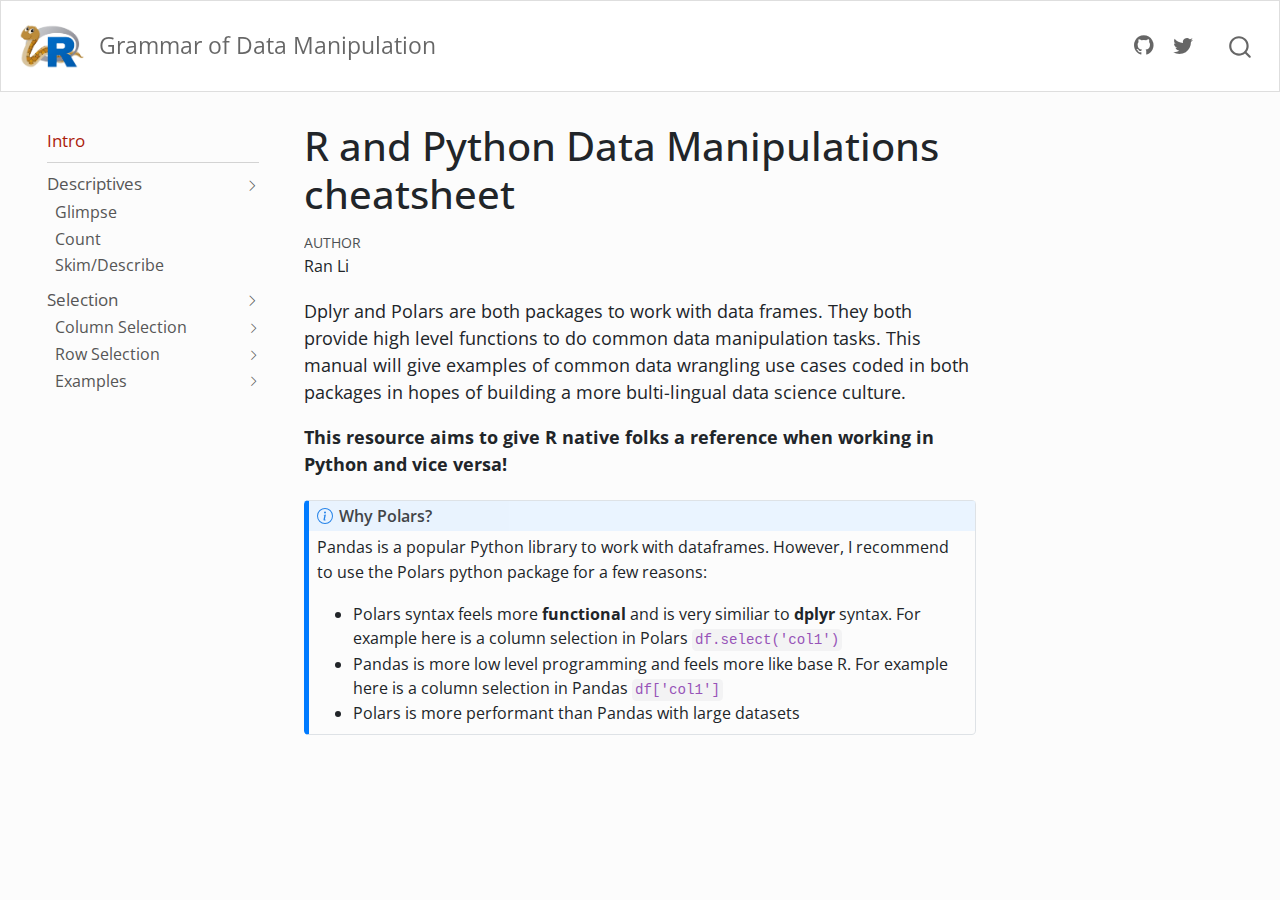
<file: index.html>
<!DOCTYPE html>
<html xmlns="http://www.w3.org/1999/xhtml" lang="en" xml:lang="en"><head>

<meta charset="utf-8">
<meta name="generator" content="quarto-1.2.241">

<meta name="viewport" content="width=device-width, initial-scale=1.0, user-scalable=yes">

<meta name="author" content="Ran Li">

<title>Grammar of Data Manipulation - R and Python Data Manipulations cheatsheet</title>
<style>
code{white-space: pre-wrap;}
span.smallcaps{font-variant: small-caps;}
div.columns{display: flex; gap: min(4vw, 1.5em);}
div.column{flex: auto; overflow-x: auto;}
div.hanging-indent{margin-left: 1.5em; text-indent: -1.5em;}
ul.task-list{list-style: none;}
ul.task-list li input[type="checkbox"] {
  width: 0.8em;
  margin: 0 0.8em 0.2em -1.6em;
  vertical-align: middle;
}
</style>


<script src="site_libs/quarto-nav/quarto-nav.js"></script>
<script src="site_libs/quarto-nav/headroom.min.js"></script>
<script src="site_libs/clipboard/clipboard.min.js"></script>
<script src="site_libs/quarto-search/autocomplete.umd.js"></script>
<script src="site_libs/quarto-search/fuse.min.js"></script>
<script src="site_libs/quarto-search/quarto-search.js"></script>
<meta name="quarto:offset" content="./">
<script src="site_libs/quarto-html/quarto.js"></script>
<script src="site_libs/quarto-html/popper.min.js"></script>
<script src="site_libs/quarto-html/tippy.umd.min.js"></script>
<script src="site_libs/quarto-html/anchor.min.js"></script>
<link href="site_libs/quarto-html/tippy.css" rel="stylesheet">
<link href="site_libs/quarto-html/quarto-syntax-highlighting.css" rel="stylesheet" id="quarto-text-highlighting-styles">
<script src="site_libs/bootstrap/bootstrap.min.js"></script>
<link href="site_libs/bootstrap/bootstrap-icons.css" rel="stylesheet">
<link href="site_libs/bootstrap/bootstrap.min.css" rel="stylesheet" id="quarto-bootstrap" data-mode="light">
<script id="quarto-search-options" type="application/json">{
  "location": "navbar",
  "copy-button": false,
  "collapse-after": 3,
  "panel-placement": "end",
  "type": "overlay",
  "limit": 20,
  "language": {
    "search-no-results-text": "No results",
    "search-matching-documents-text": "matching documents",
    "search-copy-link-title": "Copy link to search",
    "search-hide-matches-text": "Hide additional matches",
    "search-more-match-text": "more match in this document",
    "search-more-matches-text": "more matches in this document",
    "search-clear-button-title": "Clear",
    "search-detached-cancel-button-title": "Cancel",
    "search-submit-button-title": "Submit"
  }
}</script>


<link rel="stylesheet" href="styles.css">
</head>

<body class="nav-sidebar floating nav-fixed">

<div id="quarto-search-results"></div>
  <header id="quarto-header" class="headroom fixed-top">
    <nav class="navbar navbar-expand-lg navbar-dark ">
      <div class="navbar-container container-fluid">
      <div class="navbar-brand-container">
    <a href="./index.html" class="navbar-brand navbar-brand-logo">
    <img src="./logo.png" alt="" class="navbar-logo">
    </a>
    <a class="navbar-brand" href="./index.html">
    <span class="navbar-title">Grammar of Data Manipulation</span>
    </a>
  </div>
          <button class="navbar-toggler" type="button" data-bs-toggle="collapse" data-bs-target="#navbarCollapse" aria-controls="navbarCollapse" aria-expanded="false" aria-label="Toggle navigation" onclick="if (window.quartoToggleHeadroom) { window.quartoToggleHeadroom(); }">
  <span class="navbar-toggler-icon"></span>
</button>
          <div class="collapse navbar-collapse" id="navbarCollapse">
            <ul class="navbar-nav navbar-nav-scroll ms-auto">
  <li class="nav-item compact">
    <a class="nav-link" href="https://github.com/"><i class="bi bi-github" role="img">
</i> 
 <span class="menu-text"></span></a>
  </li>  
  <li class="nav-item compact">
    <a class="nav-link" href="https://twitter.com"><i class="bi bi-twitter" role="img">
</i> 
 <span class="menu-text"></span></a>
  </li>  
</ul>
              <div id="quarto-search" class="" title="Search"></div>
          </div> <!-- /navcollapse -->
      </div> <!-- /container-fluid -->
    </nav>
  <nav class="quarto-secondary-nav" data-bs-toggle="collapse" data-bs-target="#quarto-sidebar" aria-controls="quarto-sidebar" aria-expanded="false" aria-label="Toggle sidebar navigation" onclick="if (window.quartoToggleHeadroom) { window.quartoToggleHeadroom(); }">
    <div class="container-fluid d-flex justify-content-between">
      <h1 class="quarto-secondary-nav-title">R and Python Data Manipulations cheatsheet</h1>
      <button type="button" class="quarto-btn-toggle btn" aria-label="Show secondary navigation">
        <i class="bi bi-chevron-right"></i>
      </button>
    </div>
  </nav>
</header>
<!-- content -->
<div id="quarto-content" class="quarto-container page-columns page-rows-contents page-layout-article page-navbar">
<!-- sidebar -->
  <nav id="quarto-sidebar" class="sidebar collapse sidebar-navigation floating overflow-auto">
    <div class="sidebar-menu-container"> 
    <ul class="list-unstyled mt-1">
        <li class="sidebar-item">
  <div class="sidebar-item-container"> 
  <a href="./index.html" class="sidebar-item-text sidebar-link active">Intro</a>
  </div>
</li>
        <li class="px-0"><hr class="sidebar-divider hi "></li>
        <li class="sidebar-item sidebar-item-section">
      <div class="sidebar-item-container"> 
            <a class="sidebar-item-text sidebar-link text-start" data-bs-toggle="collapse" data-bs-target="#quarto-sidebar-section-1" aria-expanded="true">Descriptives</a>
          <a class="sidebar-item-toggle text-start" data-bs-toggle="collapse" data-bs-target="#quarto-sidebar-section-1" aria-expanded="true">
            <i class="bi bi-chevron-right ms-2"></i>
          </a> 
      </div>
      <ul id="quarto-sidebar-section-1" class="collapse list-unstyled sidebar-section depth1 show">  
          <li class="sidebar-item">
  <div class="sidebar-item-container"> 
  <a href="./manual/descriptives-glimpse.html" class="sidebar-item-text sidebar-link">Glimpse</a>
  </div>
</li>
          <li class="sidebar-item">
  <div class="sidebar-item-container"> 
  <a href="./manual/descriptives-count.html" class="sidebar-item-text sidebar-link">Count</a>
  </div>
</li>
          <li class="sidebar-item">
  <div class="sidebar-item-container"> 
  <a href="./manual/descriptives-describe.html" class="sidebar-item-text sidebar-link">Skim/Describe</a>
  </div>
</li>
      </ul>
  </li>
        <li class="sidebar-item sidebar-item-section">
      <div class="sidebar-item-container"> 
            <a class="sidebar-item-text sidebar-link text-start" data-bs-toggle="collapse" data-bs-target="#quarto-sidebar-section-2" aria-expanded="true">Selection</a>
          <a class="sidebar-item-toggle text-start" data-bs-toggle="collapse" data-bs-target="#quarto-sidebar-section-2" aria-expanded="true">
            <i class="bi bi-chevron-right ms-2"></i>
          </a> 
      </div>
      <ul id="quarto-sidebar-section-2" class="collapse list-unstyled sidebar-section depth1 show">  
          <li class="sidebar-item sidebar-item-section">
      <div class="sidebar-item-container"> 
            <a class="sidebar-item-text sidebar-link text-start collapsed" data-bs-toggle="collapse" data-bs-target="#quarto-sidebar-section-3" aria-expanded="false">Column Selection</a>
          <a class="sidebar-item-toggle text-start collapsed" data-bs-toggle="collapse" data-bs-target="#quarto-sidebar-section-3" aria-expanded="false">
            <i class="bi bi-chevron-right ms-2"></i>
          </a> 
      </div>
      <ul id="quarto-sidebar-section-3" class="collapse list-unstyled sidebar-section depth2 ">  
          <li class="sidebar-item">
  <div class="sidebar-item-container"> 
  <a href="./manual/column-selection-name.html" class="sidebar-item-text sidebar-link">1 By name</a>
  </div>
</li>
          <li class="sidebar-item">
  <div class="sidebar-item-container"> 
  <a href="./manual/column-selection-exclusion.html" class="sidebar-item-text sidebar-link">2 Exclusions</a>
  </div>
</li>
          <li class="sidebar-item">
  <div class="sidebar-item-container"> 
  <a href="./manual/column-selection-types.html" class="sidebar-item-text sidebar-link">3 Data Types</a>
  </div>
</li>
          <li class="sidebar-item">
  <div class="sidebar-item-container"> 
  <a href="./manual/column-selection-patterns.html" class="sidebar-item-text sidebar-link">4 Name Patterns</a>
  </div>
</li>
      </ul>
  </li>
          <li class="sidebar-item sidebar-item-section">
      <div class="sidebar-item-container"> 
            <a class="sidebar-item-text sidebar-link text-start collapsed" data-bs-toggle="collapse" data-bs-target="#quarto-sidebar-section-4" aria-expanded="false">Row Selection</a>
          <a class="sidebar-item-toggle text-start collapsed" data-bs-toggle="collapse" data-bs-target="#quarto-sidebar-section-4" aria-expanded="false">
            <i class="bi bi-chevron-right ms-2"></i>
          </a> 
      </div>
      <ul id="quarto-sidebar-section-4" class="collapse list-unstyled sidebar-section depth2 ">  
          <li class="sidebar-item">
  <div class="sidebar-item-container"> 
  <a href="./manual/row-selection-filter.html" class="sidebar-item-text sidebar-link">5 Filter</a>
  </div>
</li>
          <li class="sidebar-item">
  <div class="sidebar-item-container"> 
  <a href="./manual/row-selection-filter-multiple.html" class="sidebar-item-text sidebar-link">6 Multiple conditions</a>
  </div>
</li>
      </ul>
  </li>
          <li class="sidebar-item sidebar-item-section">
      <div class="sidebar-item-container"> 
            <a class="sidebar-item-text sidebar-link text-start collapsed" data-bs-toggle="collapse" data-bs-target="#quarto-sidebar-section-5" aria-expanded="false">Examples</a>
          <a class="sidebar-item-toggle text-start collapsed" data-bs-toggle="collapse" data-bs-target="#quarto-sidebar-section-5" aria-expanded="false">
            <i class="bi bi-chevron-right ms-2"></i>
          </a> 
      </div>
      <ul id="quarto-sidebar-section-5" class="collapse list-unstyled sidebar-section depth2 ">  
          <li class="sidebar-item">
  <div class="sidebar-item-container"> 
  <a href="./manual/selection-example-pokemon.qmd" class="sidebar-item-text sidebar-link">7 Pokemon</a>
  </div>
</li>
          <li class="sidebar-item">
  <div class="sidebar-item-container"> 
  <a href="./manual/selection-example-census.qmd" class="sidebar-item-text sidebar-link">8 Census Data</a>
  </div>
</li>
      </ul>
  </li>
      </ul>
  </li>
    </ul>
    </div>
</nav>
<!-- margin-sidebar -->
    <div id="quarto-margin-sidebar" class="sidebar margin-sidebar">
        
    </div>
<!-- main -->
<main class="content" id="quarto-document-content">

<header id="title-block-header" class="quarto-title-block default">
<div class="quarto-title">
<h1 class="title d-none d-lg-block">R and Python Data Manipulations cheatsheet</h1>
</div>



<div class="quarto-title-meta">

    <div>
    <div class="quarto-title-meta-heading">Author</div>
    <div class="quarto-title-meta-contents">
             <p>Ran Li </p>
          </div>
  </div>
    
  
    
  </div>
  

</header>

<p>Dplyr and Polars are both packages to work with data frames. They both provide high level functions to do common data manipulation tasks. This manual will give examples of common data wrangling use cases coded in both packages in hopes of building a more bulti-lingual data science culture.</p>
<p><strong>This resource aims to give R native folks a reference when working in Python and vice versa!</strong></p>
<div class="callout-note callout callout-style-default callout-captioned">
<div class="callout-header d-flex align-content-center">
<div class="callout-icon-container">
<i class="callout-icon"></i>
</div>
<div class="callout-caption-container flex-fill">
Why Polars?
</div>
</div>
<div class="callout-body-container callout-body">
<p>Pandas is a popular Python library to work with dataframes. However, I recommend to use the Polars python package for a few reasons:</p>
<ul>
<li>Polars syntax feels more <strong>functional</strong> and is very similiar to <strong>dplyr</strong> syntax. For example here is a column selection in Polars <code>df.select('col1')</code></li>
<li>Pandas is more low level programming and feels more like base R. For example here is a column selection in Pandas <code>df['col1']</code></li>
<li>Polars is more performant than Pandas with large datasets</li>
</ul>
</div>
</div>



</main> <!-- /main -->
<script id="quarto-html-after-body" type="application/javascript">
window.document.addEventListener("DOMContentLoaded", function (event) {
  const toggleBodyColorMode = (bsSheetEl) => {
    const mode = bsSheetEl.getAttribute("data-mode");
    const bodyEl = window.document.querySelector("body");
    if (mode === "dark") {
      bodyEl.classList.add("quarto-dark");
      bodyEl.classList.remove("quarto-light");
    } else {
      bodyEl.classList.add("quarto-light");
      bodyEl.classList.remove("quarto-dark");
    }
  }
  const toggleBodyColorPrimary = () => {
    const bsSheetEl = window.document.querySelector("link#quarto-bootstrap");
    if (bsSheetEl) {
      toggleBodyColorMode(bsSheetEl);
    }
  }
  toggleBodyColorPrimary();  
  const icon = "";
  const anchorJS = new window.AnchorJS();
  anchorJS.options = {
    placement: 'right',
    icon: icon
  };
  anchorJS.add('.anchored');
  const clipboard = new window.ClipboardJS('.code-copy-button', {
    target: function(trigger) {
      return trigger.previousElementSibling;
    }
  });
  clipboard.on('success', function(e) {
    // button target
    const button = e.trigger;
    // don't keep focus
    button.blur();
    // flash "checked"
    button.classList.add('code-copy-button-checked');
    var currentTitle = button.getAttribute("title");
    button.setAttribute("title", "Copied!");
    let tooltip;
    if (window.bootstrap) {
      button.setAttribute("data-bs-toggle", "tooltip");
      button.setAttribute("data-bs-placement", "left");
      button.setAttribute("data-bs-title", "Copied!");
      tooltip = new bootstrap.Tooltip(button, 
        { trigger: "manual", 
          customClass: "code-copy-button-tooltip",
          offset: [0, -8]});
      tooltip.show();    
    }
    setTimeout(function() {
      if (tooltip) {
        tooltip.hide();
        button.removeAttribute("data-bs-title");
        button.removeAttribute("data-bs-toggle");
        button.removeAttribute("data-bs-placement");
      }
      button.setAttribute("title", currentTitle);
      button.classList.remove('code-copy-button-checked');
    }, 1000);
    // clear code selection
    e.clearSelection();
  });
  function tippyHover(el, contentFn) {
    const config = {
      allowHTML: true,
      content: contentFn,
      maxWidth: 500,
      delay: 100,
      arrow: false,
      appendTo: function(el) {
          return el.parentElement;
      },
      interactive: true,
      interactiveBorder: 10,
      theme: 'quarto',
      placement: 'bottom-start'
    };
    window.tippy(el, config); 
  }
  const noterefs = window.document.querySelectorAll('a[role="doc-noteref"]');
  for (var i=0; i<noterefs.length; i++) {
    const ref = noterefs[i];
    tippyHover(ref, function() {
      // use id or data attribute instead here
      let href = ref.getAttribute('data-footnote-href') || ref.getAttribute('href');
      try { href = new URL(href).hash; } catch {}
      const id = href.replace(/^#\/?/, "");
      const note = window.document.getElementById(id);
      return note.innerHTML;
    });
  }
  const findCites = (el) => {
    const parentEl = el.parentElement;
    if (parentEl) {
      const cites = parentEl.dataset.cites;
      if (cites) {
        return {
          el,
          cites: cites.split(' ')
        };
      } else {
        return findCites(el.parentElement)
      }
    } else {
      return undefined;
    }
  };
  var bibliorefs = window.document.querySelectorAll('a[role="doc-biblioref"]');
  for (var i=0; i<bibliorefs.length; i++) {
    const ref = bibliorefs[i];
    const citeInfo = findCites(ref);
    if (citeInfo) {
      tippyHover(citeInfo.el, function() {
        var popup = window.document.createElement('div');
        citeInfo.cites.forEach(function(cite) {
          var citeDiv = window.document.createElement('div');
          citeDiv.classList.add('hanging-indent');
          citeDiv.classList.add('csl-entry');
          var biblioDiv = window.document.getElementById('ref-' + cite);
          if (biblioDiv) {
            citeDiv.innerHTML = biblioDiv.innerHTML;
          }
          popup.appendChild(citeDiv);
        });
        return popup.innerHTML;
      });
    }
  }
});
</script>
</div> <!-- /content -->



</body></html>
</file>
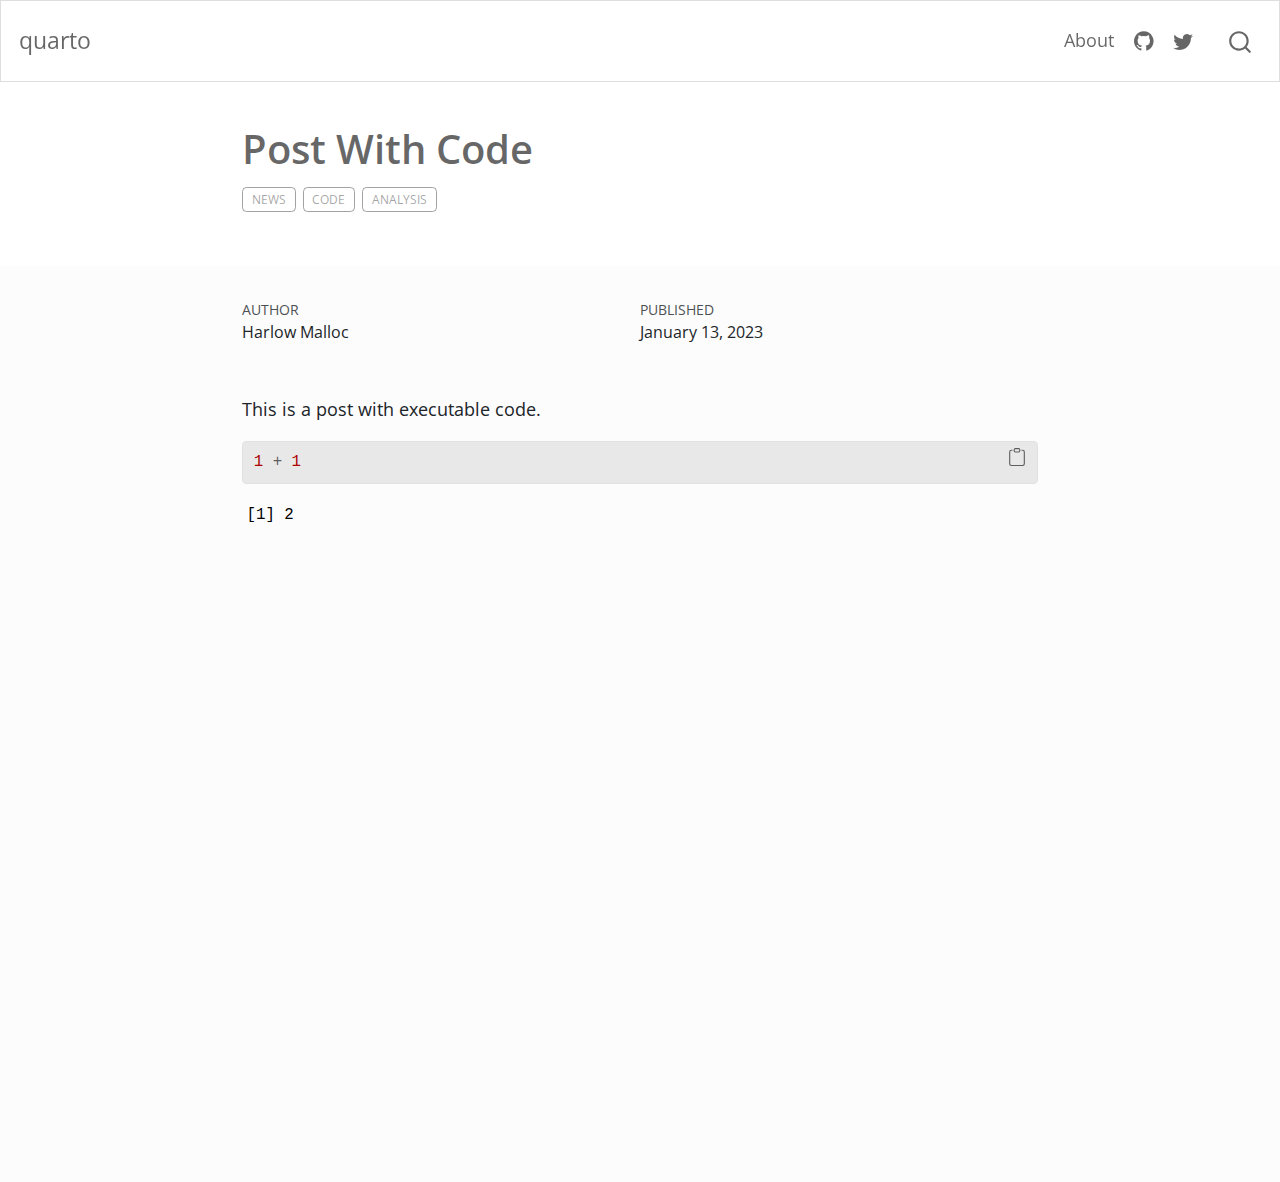
<file: posts/post-with-code/index.html>
<!DOCTYPE html>
<html xmlns="http://www.w3.org/1999/xhtml" lang="en" xml:lang="en"><head>

<meta charset="utf-8">
<meta name="generator" content="quarto-1.2.241">

<meta name="viewport" content="width=device-width, initial-scale=1.0, user-scalable=yes">

<meta name="author" content="Harlow Malloc">
<meta name="dcterms.date" content="2023-01-13">

<title>quarto - Post With Code</title>
<style>
code{white-space: pre-wrap;}
span.smallcaps{font-variant: small-caps;}
div.columns{display: flex; gap: min(4vw, 1.5em);}
div.column{flex: auto; overflow-x: auto;}
div.hanging-indent{margin-left: 1.5em; text-indent: -1.5em;}
ul.task-list{list-style: none;}
ul.task-list li input[type="checkbox"] {
  width: 0.8em;
  margin: 0 0.8em 0.2em -1.6em;
  vertical-align: middle;
}
pre > code.sourceCode { white-space: pre; position: relative; }
pre > code.sourceCode > span { display: inline-block; line-height: 1.25; }
pre > code.sourceCode > span:empty { height: 1.2em; }
.sourceCode { overflow: visible; }
code.sourceCode > span { color: inherit; text-decoration: inherit; }
div.sourceCode { margin: 1em 0; }
pre.sourceCode { margin: 0; }
@media screen {
div.sourceCode { overflow: auto; }
}
@media print {
pre > code.sourceCode { white-space: pre-wrap; }
pre > code.sourceCode > span { text-indent: -5em; padding-left: 5em; }
}
pre.numberSource code
  { counter-reset: source-line 0; }
pre.numberSource code > span
  { position: relative; left: -4em; counter-increment: source-line; }
pre.numberSource code > span > a:first-child::before
  { content: counter(source-line);
    position: relative; left: -1em; text-align: right; vertical-align: baseline;
    border: none; display: inline-block;
    -webkit-touch-callout: none; -webkit-user-select: none;
    -khtml-user-select: none; -moz-user-select: none;
    -ms-user-select: none; user-select: none;
    padding: 0 4px; width: 4em;
    color: #aaaaaa;
  }
pre.numberSource { margin-left: 3em; border-left: 1px solid #aaaaaa;  padding-left: 4px; }
div.sourceCode
  {   }
@media screen {
pre > code.sourceCode > span > a:first-child::before { text-decoration: underline; }
}
code span.al { color: #ff0000; font-weight: bold; } /* Alert */
code span.an { color: #60a0b0; font-weight: bold; font-style: italic; } /* Annotation */
code span.at { color: #7d9029; } /* Attribute */
code span.bn { color: #40a070; } /* BaseN */
code span.bu { color: #008000; } /* BuiltIn */
code span.cf { color: #007020; font-weight: bold; } /* ControlFlow */
code span.ch { color: #4070a0; } /* Char */
code span.cn { color: #880000; } /* Constant */
code span.co { color: #60a0b0; font-style: italic; } /* Comment */
code span.cv { color: #60a0b0; font-weight: bold; font-style: italic; } /* CommentVar */
code span.do { color: #ba2121; font-style: italic; } /* Documentation */
code span.dt { color: #902000; } /* DataType */
code span.dv { color: #40a070; } /* DecVal */
code span.er { color: #ff0000; font-weight: bold; } /* Error */
code span.ex { } /* Extension */
code span.fl { color: #40a070; } /* Float */
code span.fu { color: #06287e; } /* Function */
code span.im { color: #008000; font-weight: bold; } /* Import */
code span.in { color: #60a0b0; font-weight: bold; font-style: italic; } /* Information */
code span.kw { color: #007020; font-weight: bold; } /* Keyword */
code span.op { color: #666666; } /* Operator */
code span.ot { color: #007020; } /* Other */
code span.pp { color: #bc7a00; } /* Preprocessor */
code span.sc { color: #4070a0; } /* SpecialChar */
code span.ss { color: #bb6688; } /* SpecialString */
code span.st { color: #4070a0; } /* String */
code span.va { color: #19177c; } /* Variable */
code span.vs { color: #4070a0; } /* VerbatimString */
code span.wa { color: #60a0b0; font-weight: bold; font-style: italic; } /* Warning */
</style>


<script src="../../site_libs/quarto-nav/quarto-nav.js"></script>
<script src="../../site_libs/quarto-nav/headroom.min.js"></script>
<script src="../../site_libs/clipboard/clipboard.min.js"></script>
<script src="../../site_libs/quarto-search/autocomplete.umd.js"></script>
<script src="../../site_libs/quarto-search/fuse.min.js"></script>
<script src="../../site_libs/quarto-search/quarto-search.js"></script>
<meta name="quarto:offset" content="../../">
<script src="../../site_libs/quarto-html/quarto.js"></script>
<script src="../../site_libs/quarto-html/popper.min.js"></script>
<script src="../../site_libs/quarto-html/tippy.umd.min.js"></script>
<script src="../../site_libs/quarto-html/anchor.min.js"></script>
<link href="../../site_libs/quarto-html/tippy.css" rel="stylesheet">
<link href="../../site_libs/quarto-html/quarto-syntax-highlighting.css" rel="stylesheet" id="quarto-text-highlighting-styles">
<script src="../../site_libs/bootstrap/bootstrap.min.js"></script>
<link href="../../site_libs/bootstrap/bootstrap-icons.css" rel="stylesheet">
<link href="../../site_libs/bootstrap/bootstrap.min.css" rel="stylesheet" id="quarto-bootstrap" data-mode="light">
<script id="quarto-search-options" type="application/json">{
  "location": "navbar",
  "copy-button": false,
  "collapse-after": 3,
  "panel-placement": "end",
  "type": "overlay",
  "limit": 20,
  "language": {
    "search-no-results-text": "No results",
    "search-matching-documents-text": "matching documents",
    "search-copy-link-title": "Copy link to search",
    "search-hide-matches-text": "Hide additional matches",
    "search-more-match-text": "more match in this document",
    "search-more-matches-text": "more matches in this document",
    "search-clear-button-title": "Clear",
    "search-detached-cancel-button-title": "Cancel",
    "search-submit-button-title": "Submit"
  }
}</script>


<link rel="stylesheet" href="../../styles.css">
</head>

<body class="nav-fixed fullcontent">

<div id="quarto-search-results"></div>
  <header id="quarto-header" class="headroom fixed-top">
    <nav class="navbar navbar-expand-lg navbar-dark ">
      <div class="navbar-container container-fluid">
      <div class="navbar-brand-container">
    <a class="navbar-brand" href="../../index.html">
    <span class="navbar-title">quarto</span>
    </a>
  </div>
          <button class="navbar-toggler" type="button" data-bs-toggle="collapse" data-bs-target="#navbarCollapse" aria-controls="navbarCollapse" aria-expanded="false" aria-label="Toggle navigation" onclick="if (window.quartoToggleHeadroom) { window.quartoToggleHeadroom(); }">
  <span class="navbar-toggler-icon"></span>
</button>
          <div class="collapse navbar-collapse" id="navbarCollapse">
            <ul class="navbar-nav navbar-nav-scroll ms-auto">
  <li class="nav-item">
    <a class="nav-link" href="../../about.html">
 <span class="menu-text">About</span></a>
  </li>  
  <li class="nav-item compact">
    <a class="nav-link" href="https://github.com/"><i class="bi bi-github" role="img">
</i> 
 <span class="menu-text"></span></a>
  </li>  
  <li class="nav-item compact">
    <a class="nav-link" href="https://twitter.com"><i class="bi bi-twitter" role="img">
</i> 
 <span class="menu-text"></span></a>
  </li>  
</ul>
              <div id="quarto-search" class="" title="Search"></div>
          </div> <!-- /navcollapse -->
      </div> <!-- /container-fluid -->
    </nav>
</header>
<!-- content -->
<header id="title-block-header" class="quarto-title-block default page-columns page-full">
  <div class="quarto-title-banner page-columns page-full">
    <div class="quarto-title column-body">
      <h1 class="title">Post With Code</h1>
                                <div class="quarto-categories">
                <div class="quarto-category">news</div>
                <div class="quarto-category">code</div>
                <div class="quarto-category">analysis</div>
              </div>
                  </div>
  </div>
    
  
  <div class="quarto-title-meta">

      <div>
      <div class="quarto-title-meta-heading">Author</div>
      <div class="quarto-title-meta-contents">
               <p>Harlow Malloc </p>
            </div>
    </div>
      
      <div>
      <div class="quarto-title-meta-heading">Published</div>
      <div class="quarto-title-meta-contents">
        <p class="date">January 13, 2023</p>
      </div>
    </div>
    
      
    </div>
    
  
  </header><div id="quarto-content" class="quarto-container page-columns page-rows-contents page-layout-article page-navbar">
<!-- sidebar -->
<!-- margin-sidebar -->
    
<!-- main -->
<main class="content quarto-banner-title-block" id="quarto-document-content">




<p>This is a post with executable code.</p>
<div class="cell">
<div class="sourceCode cell-code" id="cb1"><pre class="sourceCode r code-with-copy"><code class="sourceCode r"><span id="cb1-1"><a href="#cb1-1" aria-hidden="true" tabindex="-1"></a><span class="dv">1</span> <span class="sc">+</span> <span class="dv">1</span></span></code><button title="Copy to Clipboard" class="code-copy-button"><i class="bi"></i></button></pre></div>
<div class="cell-output cell-output-stdout">
<pre><code>[1] 2</code></pre>
</div>
</div>



</main> <!-- /main -->
<script id="quarto-html-after-body" type="application/javascript">
window.document.addEventListener("DOMContentLoaded", function (event) {
  const toggleBodyColorMode = (bsSheetEl) => {
    const mode = bsSheetEl.getAttribute("data-mode");
    const bodyEl = window.document.querySelector("body");
    if (mode === "dark") {
      bodyEl.classList.add("quarto-dark");
      bodyEl.classList.remove("quarto-light");
    } else {
      bodyEl.classList.add("quarto-light");
      bodyEl.classList.remove("quarto-dark");
    }
  }
  const toggleBodyColorPrimary = () => {
    const bsSheetEl = window.document.querySelector("link#quarto-bootstrap");
    if (bsSheetEl) {
      toggleBodyColorMode(bsSheetEl);
    }
  }
  toggleBodyColorPrimary();  
  const icon = "";
  const anchorJS = new window.AnchorJS();
  anchorJS.options = {
    placement: 'right',
    icon: icon
  };
  anchorJS.add('.anchored');
  const clipboard = new window.ClipboardJS('.code-copy-button', {
    target: function(trigger) {
      return trigger.previousElementSibling;
    }
  });
  clipboard.on('success', function(e) {
    // button target
    const button = e.trigger;
    // don't keep focus
    button.blur();
    // flash "checked"
    button.classList.add('code-copy-button-checked');
    var currentTitle = button.getAttribute("title");
    button.setAttribute("title", "Copied!");
    let tooltip;
    if (window.bootstrap) {
      button.setAttribute("data-bs-toggle", "tooltip");
      button.setAttribute("data-bs-placement", "left");
      button.setAttribute("data-bs-title", "Copied!");
      tooltip = new bootstrap.Tooltip(button, 
        { trigger: "manual", 
          customClass: "code-copy-button-tooltip",
          offset: [0, -8]});
      tooltip.show();    
    }
    setTimeout(function() {
      if (tooltip) {
        tooltip.hide();
        button.removeAttribute("data-bs-title");
        button.removeAttribute("data-bs-toggle");
        button.removeAttribute("data-bs-placement");
      }
      button.setAttribute("title", currentTitle);
      button.classList.remove('code-copy-button-checked');
    }, 1000);
    // clear code selection
    e.clearSelection();
  });
  function tippyHover(el, contentFn) {
    const config = {
      allowHTML: true,
      content: contentFn,
      maxWidth: 500,
      delay: 100,
      arrow: false,
      appendTo: function(el) {
          return el.parentElement;
      },
      interactive: true,
      interactiveBorder: 10,
      theme: 'quarto',
      placement: 'bottom-start'
    };
    window.tippy(el, config); 
  }
  const noterefs = window.document.querySelectorAll('a[role="doc-noteref"]');
  for (var i=0; i<noterefs.length; i++) {
    const ref = noterefs[i];
    tippyHover(ref, function() {
      // use id or data attribute instead here
      let href = ref.getAttribute('data-footnote-href') || ref.getAttribute('href');
      try { href = new URL(href).hash; } catch {}
      const id = href.replace(/^#\/?/, "");
      const note = window.document.getElementById(id);
      return note.innerHTML;
    });
  }
  const findCites = (el) => {
    const parentEl = el.parentElement;
    if (parentEl) {
      const cites = parentEl.dataset.cites;
      if (cites) {
        return {
          el,
          cites: cites.split(' ')
        };
      } else {
        return findCites(el.parentElement)
      }
    } else {
      return undefined;
    }
  };
  var bibliorefs = window.document.querySelectorAll('a[role="doc-biblioref"]');
  for (var i=0; i<bibliorefs.length; i++) {
    const ref = bibliorefs[i];
    const citeInfo = findCites(ref);
    if (citeInfo) {
      tippyHover(citeInfo.el, function() {
        var popup = window.document.createElement('div');
        citeInfo.cites.forEach(function(cite) {
          var citeDiv = window.document.createElement('div');
          citeDiv.classList.add('hanging-indent');
          citeDiv.classList.add('csl-entry');
          var biblioDiv = window.document.getElementById('ref-' + cite);
          if (biblioDiv) {
            citeDiv.innerHTML = biblioDiv.innerHTML;
          }
          popup.appendChild(citeDiv);
        });
        return popup.innerHTML;
      });
    }
  }
});
</script>
</div> <!-- /content -->



</body></html>
</file>
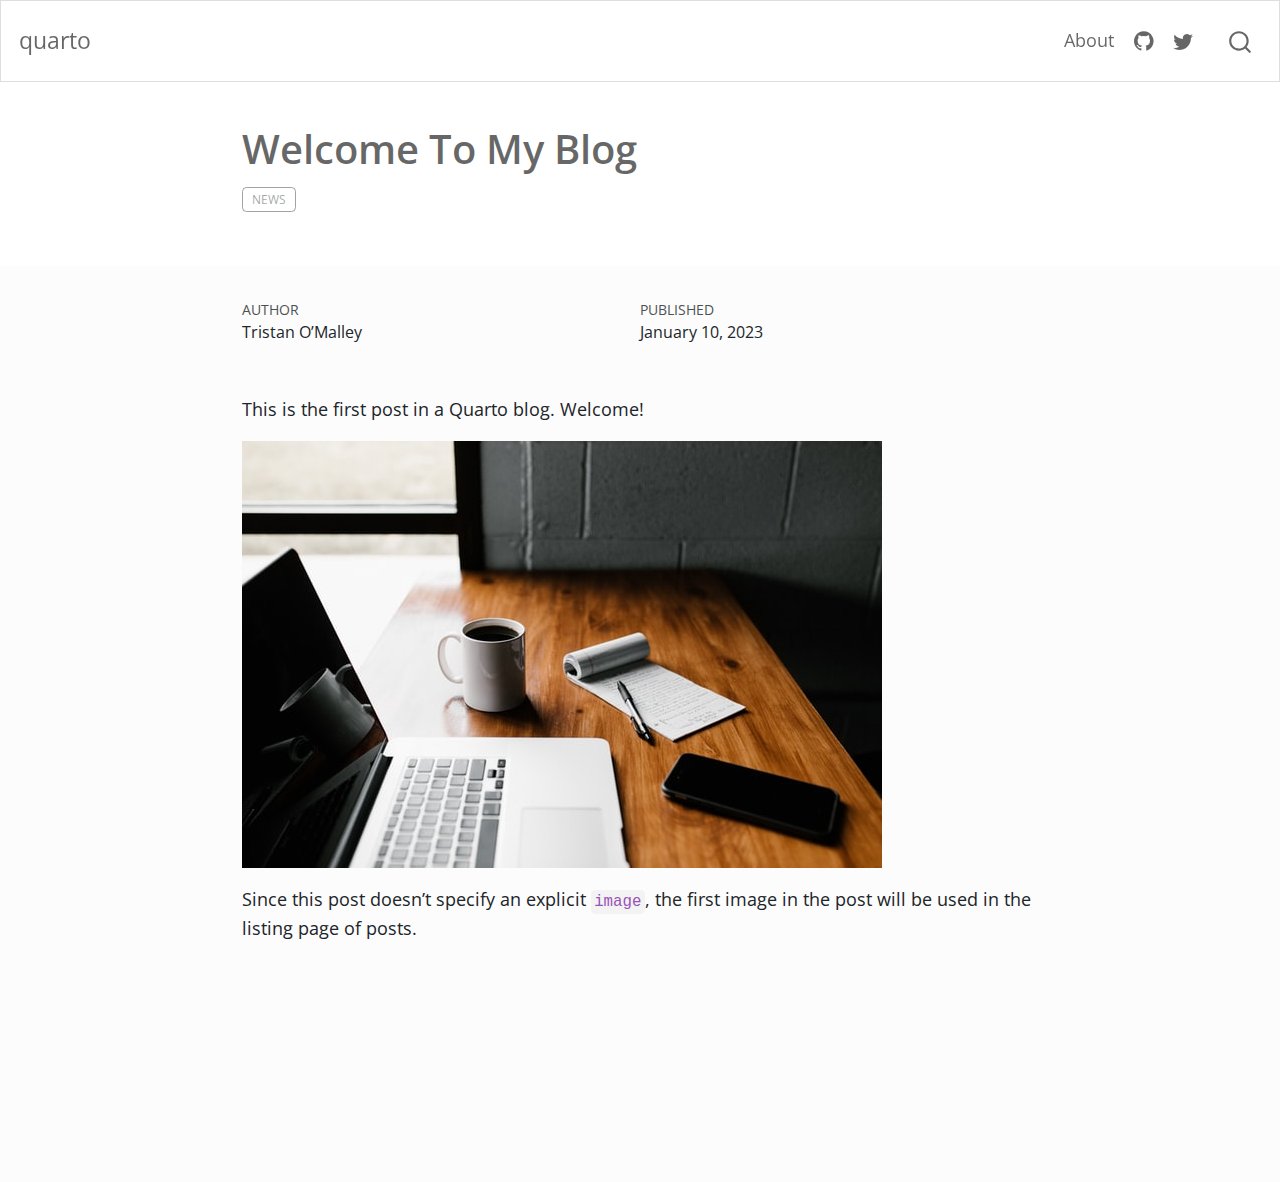
<file: posts/welcome/index.html>
<!DOCTYPE html>
<html xmlns="http://www.w3.org/1999/xhtml" lang="en" xml:lang="en"><head>

<meta charset="utf-8">
<meta name="generator" content="quarto-1.2.241">

<meta name="viewport" content="width=device-width, initial-scale=1.0, user-scalable=yes">

<meta name="author" content="Tristan O’Malley">
<meta name="dcterms.date" content="2023-01-10">

<title>quarto - Welcome To My Blog</title>
<style>
code{white-space: pre-wrap;}
span.smallcaps{font-variant: small-caps;}
div.columns{display: flex; gap: min(4vw, 1.5em);}
div.column{flex: auto; overflow-x: auto;}
div.hanging-indent{margin-left: 1.5em; text-indent: -1.5em;}
ul.task-list{list-style: none;}
ul.task-list li input[type="checkbox"] {
  width: 0.8em;
  margin: 0 0.8em 0.2em -1.6em;
  vertical-align: middle;
}
</style>


<script src="../../site_libs/quarto-nav/quarto-nav.js"></script>
<script src="../../site_libs/quarto-nav/headroom.min.js"></script>
<script src="../../site_libs/clipboard/clipboard.min.js"></script>
<script src="../../site_libs/quarto-search/autocomplete.umd.js"></script>
<script src="../../site_libs/quarto-search/fuse.min.js"></script>
<script src="../../site_libs/quarto-search/quarto-search.js"></script>
<meta name="quarto:offset" content="../../">
<script src="../../site_libs/quarto-html/quarto.js"></script>
<script src="../../site_libs/quarto-html/popper.min.js"></script>
<script src="../../site_libs/quarto-html/tippy.umd.min.js"></script>
<script src="../../site_libs/quarto-html/anchor.min.js"></script>
<link href="../../site_libs/quarto-html/tippy.css" rel="stylesheet">
<link href="../../site_libs/quarto-html/quarto-syntax-highlighting.css" rel="stylesheet" id="quarto-text-highlighting-styles">
<script src="../../site_libs/bootstrap/bootstrap.min.js"></script>
<link href="../../site_libs/bootstrap/bootstrap-icons.css" rel="stylesheet">
<link href="../../site_libs/bootstrap/bootstrap.min.css" rel="stylesheet" id="quarto-bootstrap" data-mode="light">
<script id="quarto-search-options" type="application/json">{
  "location": "navbar",
  "copy-button": false,
  "collapse-after": 3,
  "panel-placement": "end",
  "type": "overlay",
  "limit": 20,
  "language": {
    "search-no-results-text": "No results",
    "search-matching-documents-text": "matching documents",
    "search-copy-link-title": "Copy link to search",
    "search-hide-matches-text": "Hide additional matches",
    "search-more-match-text": "more match in this document",
    "search-more-matches-text": "more matches in this document",
    "search-clear-button-title": "Clear",
    "search-detached-cancel-button-title": "Cancel",
    "search-submit-button-title": "Submit"
  }
}</script>


<link rel="stylesheet" href="../../styles.css">
</head>

<body class="nav-fixed fullcontent">

<div id="quarto-search-results"></div>
  <header id="quarto-header" class="headroom fixed-top">
    <nav class="navbar navbar-expand-lg navbar-dark ">
      <div class="navbar-container container-fluid">
      <div class="navbar-brand-container">
    <a class="navbar-brand" href="../../index.html">
    <span class="navbar-title">quarto</span>
    </a>
  </div>
          <button class="navbar-toggler" type="button" data-bs-toggle="collapse" data-bs-target="#navbarCollapse" aria-controls="navbarCollapse" aria-expanded="false" aria-label="Toggle navigation" onclick="if (window.quartoToggleHeadroom) { window.quartoToggleHeadroom(); }">
  <span class="navbar-toggler-icon"></span>
</button>
          <div class="collapse navbar-collapse" id="navbarCollapse">
            <ul class="navbar-nav navbar-nav-scroll ms-auto">
  <li class="nav-item">
    <a class="nav-link" href="../../about.html">
 <span class="menu-text">About</span></a>
  </li>  
  <li class="nav-item compact">
    <a class="nav-link" href="https://github.com/"><i class="bi bi-github" role="img">
</i> 
 <span class="menu-text"></span></a>
  </li>  
  <li class="nav-item compact">
    <a class="nav-link" href="https://twitter.com"><i class="bi bi-twitter" role="img">
</i> 
 <span class="menu-text"></span></a>
  </li>  
</ul>
              <div id="quarto-search" class="" title="Search"></div>
          </div> <!-- /navcollapse -->
      </div> <!-- /container-fluid -->
    </nav>
</header>
<!-- content -->
<header id="title-block-header" class="quarto-title-block default page-columns page-full">
  <div class="quarto-title-banner page-columns page-full">
    <div class="quarto-title column-body">
      <h1 class="title">Welcome To My Blog</h1>
                                <div class="quarto-categories">
                <div class="quarto-category">news</div>
              </div>
                  </div>
  </div>
    
  
  <div class="quarto-title-meta">

      <div>
      <div class="quarto-title-meta-heading">Author</div>
      <div class="quarto-title-meta-contents">
               <p>Tristan O’Malley </p>
            </div>
    </div>
      
      <div>
      <div class="quarto-title-meta-heading">Published</div>
      <div class="quarto-title-meta-contents">
        <p class="date">January 10, 2023</p>
      </div>
    </div>
    
      
    </div>
    
  
  </header><div id="quarto-content" class="quarto-container page-columns page-rows-contents page-layout-article page-navbar">
<!-- sidebar -->
<!-- margin-sidebar -->
    
<!-- main -->
<main class="content quarto-banner-title-block" id="quarto-document-content">




<p>This is the first post in a Quarto blog. Welcome!</p>
<p><img src="thumbnail.jpg" class="img-fluid"></p>
<p>Since this post doesn’t specify an explicit <code>image</code>, the first image in the post will be used in the listing page of posts.</p>



</main> <!-- /main -->
<script id="quarto-html-after-body" type="application/javascript">
window.document.addEventListener("DOMContentLoaded", function (event) {
  const toggleBodyColorMode = (bsSheetEl) => {
    const mode = bsSheetEl.getAttribute("data-mode");
    const bodyEl = window.document.querySelector("body");
    if (mode === "dark") {
      bodyEl.classList.add("quarto-dark");
      bodyEl.classList.remove("quarto-light");
    } else {
      bodyEl.classList.add("quarto-light");
      bodyEl.classList.remove("quarto-dark");
    }
  }
  const toggleBodyColorPrimary = () => {
    const bsSheetEl = window.document.querySelector("link#quarto-bootstrap");
    if (bsSheetEl) {
      toggleBodyColorMode(bsSheetEl);
    }
  }
  toggleBodyColorPrimary();  
  const icon = "";
  const anchorJS = new window.AnchorJS();
  anchorJS.options = {
    placement: 'right',
    icon: icon
  };
  anchorJS.add('.anchored');
  const clipboard = new window.ClipboardJS('.code-copy-button', {
    target: function(trigger) {
      return trigger.previousElementSibling;
    }
  });
  clipboard.on('success', function(e) {
    // button target
    const button = e.trigger;
    // don't keep focus
    button.blur();
    // flash "checked"
    button.classList.add('code-copy-button-checked');
    var currentTitle = button.getAttribute("title");
    button.setAttribute("title", "Copied!");
    let tooltip;
    if (window.bootstrap) {
      button.setAttribute("data-bs-toggle", "tooltip");
      button.setAttribute("data-bs-placement", "left");
      button.setAttribute("data-bs-title", "Copied!");
      tooltip = new bootstrap.Tooltip(button, 
        { trigger: "manual", 
          customClass: "code-copy-button-tooltip",
          offset: [0, -8]});
      tooltip.show();    
    }
    setTimeout(function() {
      if (tooltip) {
        tooltip.hide();
        button.removeAttribute("data-bs-title");
        button.removeAttribute("data-bs-toggle");
        button.removeAttribute("data-bs-placement");
      }
      button.setAttribute("title", currentTitle);
      button.classList.remove('code-copy-button-checked');
    }, 1000);
    // clear code selection
    e.clearSelection();
  });
  function tippyHover(el, contentFn) {
    const config = {
      allowHTML: true,
      content: contentFn,
      maxWidth: 500,
      delay: 100,
      arrow: false,
      appendTo: function(el) {
          return el.parentElement;
      },
      interactive: true,
      interactiveBorder: 10,
      theme: 'quarto',
      placement: 'bottom-start'
    };
    window.tippy(el, config); 
  }
  const noterefs = window.document.querySelectorAll('a[role="doc-noteref"]');
  for (var i=0; i<noterefs.length; i++) {
    const ref = noterefs[i];
    tippyHover(ref, function() {
      // use id or data attribute instead here
      let href = ref.getAttribute('data-footnote-href') || ref.getAttribute('href');
      try { href = new URL(href).hash; } catch {}
      const id = href.replace(/^#\/?/, "");
      const note = window.document.getElementById(id);
      return note.innerHTML;
    });
  }
  const findCites = (el) => {
    const parentEl = el.parentElement;
    if (parentEl) {
      const cites = parentEl.dataset.cites;
      if (cites) {
        return {
          el,
          cites: cites.split(' ')
        };
      } else {
        return findCites(el.parentElement)
      }
    } else {
      return undefined;
    }
  };
  var bibliorefs = window.document.querySelectorAll('a[role="doc-biblioref"]');
  for (var i=0; i<bibliorefs.length; i++) {
    const ref = bibliorefs[i];
    const citeInfo = findCites(ref);
    if (citeInfo) {
      tippyHover(citeInfo.el, function() {
        var popup = window.document.createElement('div');
        citeInfo.cites.forEach(function(cite) {
          var citeDiv = window.document.createElement('div');
          citeDiv.classList.add('hanging-indent');
          citeDiv.classList.add('csl-entry');
          var biblioDiv = window.document.getElementById('ref-' + cite);
          if (biblioDiv) {
            citeDiv.innerHTML = biblioDiv.innerHTML;
          }
          popup.appendChild(citeDiv);
        });
        return popup.innerHTML;
      });
    }
  }
});
</script>
</div> <!-- /content -->



</body></html>
</file>
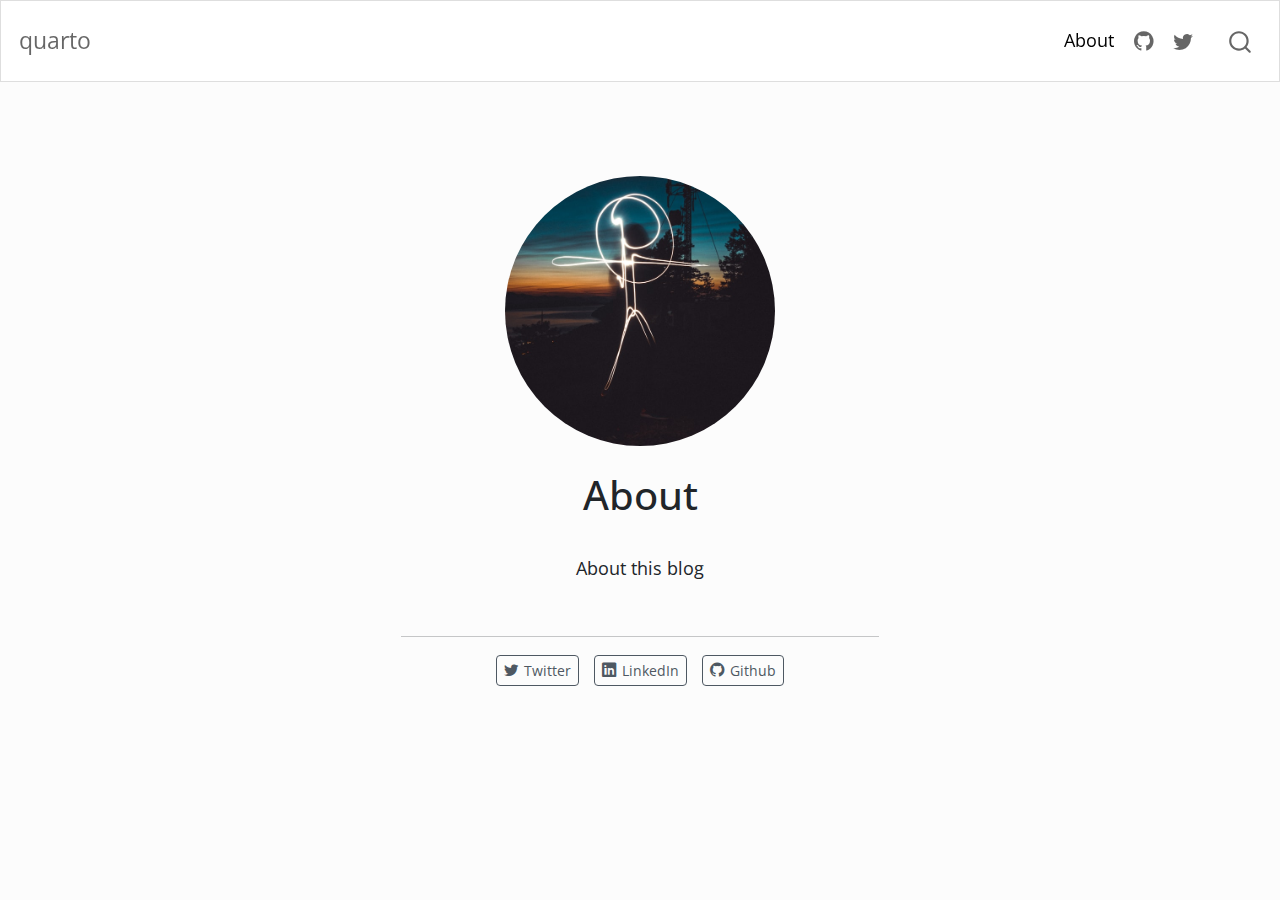
<file: about.html>
<!DOCTYPE html>
<html xmlns="http://www.w3.org/1999/xhtml" lang="en" xml:lang="en"><head>

<meta charset="utf-8">
<meta name="generator" content="quarto-1.2.241">

<meta name="viewport" content="width=device-width, initial-scale=1.0, user-scalable=yes">


<title>quarto - About</title>
<style>
code{white-space: pre-wrap;}
span.smallcaps{font-variant: small-caps;}
div.columns{display: flex; gap: min(4vw, 1.5em);}
div.column{flex: auto; overflow-x: auto;}
div.hanging-indent{margin-left: 1.5em; text-indent: -1.5em;}
ul.task-list{list-style: none;}
ul.task-list li input[type="checkbox"] {
  width: 0.8em;
  margin: 0 0.8em 0.2em -1.6em;
  vertical-align: middle;
}
</style>


<script src="site_libs/quarto-nav/quarto-nav.js"></script>
<script src="site_libs/quarto-nav/headroom.min.js"></script>
<script src="site_libs/clipboard/clipboard.min.js"></script>
<script src="site_libs/quarto-search/autocomplete.umd.js"></script>
<script src="site_libs/quarto-search/fuse.min.js"></script>
<script src="site_libs/quarto-search/quarto-search.js"></script>
<meta name="quarto:offset" content="./">
<script src="site_libs/quarto-html/quarto.js"></script>
<script src="site_libs/quarto-html/popper.min.js"></script>
<script src="site_libs/quarto-html/tippy.umd.min.js"></script>
<link href="site_libs/quarto-html/tippy.css" rel="stylesheet">
<link href="site_libs/quarto-html/quarto-syntax-highlighting.css" rel="stylesheet" id="quarto-text-highlighting-styles">
<script src="site_libs/bootstrap/bootstrap.min.js"></script>
<link href="site_libs/bootstrap/bootstrap-icons.css" rel="stylesheet">
<link href="site_libs/bootstrap/bootstrap.min.css" rel="stylesheet" id="quarto-bootstrap" data-mode="light">
<script id="quarto-search-options" type="application/json">{
  "location": "navbar",
  "copy-button": false,
  "collapse-after": 3,
  "panel-placement": "end",
  "type": "overlay",
  "limit": 20,
  "language": {
    "search-no-results-text": "No results",
    "search-matching-documents-text": "matching documents",
    "search-copy-link-title": "Copy link to search",
    "search-hide-matches-text": "Hide additional matches",
    "search-more-match-text": "more match in this document",
    "search-more-matches-text": "more matches in this document",
    "search-clear-button-title": "Clear",
    "search-detached-cancel-button-title": "Cancel",
    "search-submit-button-title": "Submit"
  }
}</script>


<link rel="stylesheet" href="styles.css">
</head>

<body class="nav-fixed fullcontent">

<div id="quarto-search-results"></div>
  <header id="quarto-header" class="headroom fixed-top">
    <nav class="navbar navbar-expand-lg navbar-dark ">
      <div class="navbar-container container-fluid">
      <div class="navbar-brand-container">
    <a class="navbar-brand" href="./index.html">
    <span class="navbar-title">quarto</span>
    </a>
  </div>
          <button class="navbar-toggler" type="button" data-bs-toggle="collapse" data-bs-target="#navbarCollapse" aria-controls="navbarCollapse" aria-expanded="false" aria-label="Toggle navigation" onclick="if (window.quartoToggleHeadroom) { window.quartoToggleHeadroom(); }">
  <span class="navbar-toggler-icon"></span>
</button>
          <div class="collapse navbar-collapse" id="navbarCollapse">
            <ul class="navbar-nav navbar-nav-scroll ms-auto">
  <li class="nav-item">
    <a class="nav-link active" href="./about.html" aria-current="page">
 <span class="menu-text">About</span></a>
  </li>  
  <li class="nav-item compact">
    <a class="nav-link" href="https://github.com/"><i class="bi bi-github" role="img">
</i> 
 <span class="menu-text"></span></a>
  </li>  
  <li class="nav-item compact">
    <a class="nav-link" href="https://twitter.com"><i class="bi bi-twitter" role="img">
</i> 
 <span class="menu-text"></span></a>
  </li>  
</ul>
              <div id="quarto-search" class="" title="Search"></div>
          </div> <!-- /navcollapse -->
      </div> <!-- /container-fluid -->
    </nav>
</header>
<!-- content -->
<div id="quarto-content" class="quarto-container page-columns page-rows-contents page-layout-article page-navbar">
<!-- sidebar -->
<!-- margin-sidebar -->
    
<!-- main -->
<div class="quarto-about-jolla">
  <img src="profile.jpg" class="about-image
  round " style="height: 15em; width: 15em;">
 <header id="title-block-header" class="quarto-title-block default">
<div class="quarto-title">
<h1 class="title">About</h1>
</div>
<div class="quarto-title-meta">
  </div>
</header><main class="content" id="quarto-document-content">
<p>About this blog</p>


</main> 
  <hr class="about-sep">
   <div class="about-links">
  <a href="https://twitter.com" class="about-link">
    <i class="bi bi-twitter"></i>
     <span class="about-link-text">Twitter</span>
  </a>
  <a href="https://linkedin.com" class="about-link">
    <i class="bi bi-linkedin"></i>
     <span class="about-link-text">LinkedIn</span>
  </a>
  <a href="https://github.com" class="about-link">
    <i class="bi bi-github"></i>
     <span class="about-link-text">Github</span>
  </a>
</div>
</div>
 <!-- /main -->
<script id="quarto-html-after-body" type="application/javascript">
window.document.addEventListener("DOMContentLoaded", function (event) {
  const toggleBodyColorMode = (bsSheetEl) => {
    const mode = bsSheetEl.getAttribute("data-mode");
    const bodyEl = window.document.querySelector("body");
    if (mode === "dark") {
      bodyEl.classList.add("quarto-dark");
      bodyEl.classList.remove("quarto-light");
    } else {
      bodyEl.classList.add("quarto-light");
      bodyEl.classList.remove("quarto-dark");
    }
  }
  const toggleBodyColorPrimary = () => {
    const bsSheetEl = window.document.querySelector("link#quarto-bootstrap");
    if (bsSheetEl) {
      toggleBodyColorMode(bsSheetEl);
    }
  }
  toggleBodyColorPrimary();  
  const clipboard = new window.ClipboardJS('.code-copy-button', {
    target: function(trigger) {
      return trigger.previousElementSibling;
    }
  });
  clipboard.on('success', function(e) {
    // button target
    const button = e.trigger;
    // don't keep focus
    button.blur();
    // flash "checked"
    button.classList.add('code-copy-button-checked');
    var currentTitle = button.getAttribute("title");
    button.setAttribute("title", "Copied!");
    let tooltip;
    if (window.bootstrap) {
      button.setAttribute("data-bs-toggle", "tooltip");
      button.setAttribute("data-bs-placement", "left");
      button.setAttribute("data-bs-title", "Copied!");
      tooltip = new bootstrap.Tooltip(button, 
        { trigger: "manual", 
          customClass: "code-copy-button-tooltip",
          offset: [0, -8]});
      tooltip.show();    
    }
    setTimeout(function() {
      if (tooltip) {
        tooltip.hide();
        button.removeAttribute("data-bs-title");
        button.removeAttribute("data-bs-toggle");
        button.removeAttribute("data-bs-placement");
      }
      button.setAttribute("title", currentTitle);
      button.classList.remove('code-copy-button-checked');
    }, 1000);
    // clear code selection
    e.clearSelection();
  });
  function tippyHover(el, contentFn) {
    const config = {
      allowHTML: true,
      content: contentFn,
      maxWidth: 500,
      delay: 100,
      arrow: false,
      appendTo: function(el) {
          return el.parentElement;
      },
      interactive: true,
      interactiveBorder: 10,
      theme: 'quarto',
      placement: 'bottom-start'
    };
    window.tippy(el, config); 
  }
  const noterefs = window.document.querySelectorAll('a[role="doc-noteref"]');
  for (var i=0; i<noterefs.length; i++) {
    const ref = noterefs[i];
    tippyHover(ref, function() {
      // use id or data attribute instead here
      let href = ref.getAttribute('data-footnote-href') || ref.getAttribute('href');
      try { href = new URL(href).hash; } catch {}
      const id = href.replace(/^#\/?/, "");
      const note = window.document.getElementById(id);
      return note.innerHTML;
    });
  }
  const findCites = (el) => {
    const parentEl = el.parentElement;
    if (parentEl) {
      const cites = parentEl.dataset.cites;
      if (cites) {
        return {
          el,
          cites: cites.split(' ')
        };
      } else {
        return findCites(el.parentElement)
      }
    } else {
      return undefined;
    }
  };
  var bibliorefs = window.document.querySelectorAll('a[role="doc-biblioref"]');
  for (var i=0; i<bibliorefs.length; i++) {
    const ref = bibliorefs[i];
    const citeInfo = findCites(ref);
    if (citeInfo) {
      tippyHover(citeInfo.el, function() {
        var popup = window.document.createElement('div');
        citeInfo.cites.forEach(function(cite) {
          var citeDiv = window.document.createElement('div');
          citeDiv.classList.add('hanging-indent');
          citeDiv.classList.add('csl-entry');
          var biblioDiv = window.document.getElementById('ref-' + cite);
          if (biblioDiv) {
            citeDiv.innerHTML = biblioDiv.innerHTML;
          }
          popup.appendChild(citeDiv);
        });
        return popup.innerHTML;
      });
    }
  }
});
</script>
</div> <!-- /content -->



</body></html>
</file>
<file: site_libs/quarto-html/tippy.css>
.tippy-box[data-animation=fade][data-state=hidden]{opacity:0}[data-tippy-root]{max-width:calc(100vw - 10px)}.tippy-box{position:relative;background-color:#333;color:#fff;border-radius:4px;font-size:14px;line-height:1.4;white-space:normal;outline:0;transition-property:transform,visibility,opacity}.tippy-box[data-placement^=top]>.tippy-arrow{bottom:0}.tippy-box[data-placement^=top]>.tippy-arrow:before{bottom:-7px;left:0;border-width:8px 8px 0;border-top-color:initial;transform-origin:center top}.tippy-box[data-placement^=bottom]>.tippy-arrow{top:0}.tippy-box[data-placement^=bottom]>.tippy-arrow:before{top:-7px;left:0;border-width:0 8px 8px;border-bottom-color:initial;transform-origin:center bottom}.tippy-box[data-placement^=left]>.tippy-arrow{right:0}.tippy-box[data-placement^=left]>.tippy-arrow:before{border-width:8px 0 8px 8px;border-left-color:initial;right:-7px;transform-origin:center left}.tippy-box[data-placement^=right]>.tippy-arrow{left:0}.tippy-box[data-placement^=right]>.tippy-arrow:before{left:-7px;border-width:8px 8px 8px 0;border-right-color:initial;transform-origin:center right}.tippy-box[data-inertia][data-state=visible]{transition-timing-function:cubic-bezier(.54,1.5,.38,1.11)}.tippy-arrow{width:16px;height:16px;color:#333}.tippy-arrow:before{content:"";position:absolute;border-color:transparent;border-style:solid}.tippy-content{position:relative;padding:5px 9px;z-index:1}
</file>
<file: site_libs/quarto-html/quarto-syntax-highlighting.css>
/* quarto syntax highlight colors */
:root {
  --quarto-hl-ot-color: #003B4F;
  --quarto-hl-at-color: #657422;
  --quarto-hl-ss-color: #20794D;
  --quarto-hl-an-color: #5E5E5E;
  --quarto-hl-fu-color: #4758AB;
  --quarto-hl-st-color: #20794D;
  --quarto-hl-cf-color: #003B4F;
  --quarto-hl-op-color: #5E5E5E;
  --quarto-hl-er-color: #AD0000;
  --quarto-hl-bn-color: #AD0000;
  --quarto-hl-al-color: #AD0000;
  --quarto-hl-va-color: #111111;
  --quarto-hl-bu-color: inherit;
  --quarto-hl-ex-color: inherit;
  --quarto-hl-pp-color: #AD0000;
  --quarto-hl-in-color: #5E5E5E;
  --quarto-hl-vs-color: #20794D;
  --quarto-hl-wa-color: #5E5E5E;
  --quarto-hl-do-color: #5E5E5E;
  --quarto-hl-im-color: #00769E;
  --quarto-hl-ch-color: #20794D;
  --quarto-hl-dt-color: #AD0000;
  --quarto-hl-fl-color: #AD0000;
  --quarto-hl-co-color: #5E5E5E;
  --quarto-hl-cv-color: #5E5E5E;
  --quarto-hl-cn-color: #8f5902;
  --quarto-hl-sc-color: #5E5E5E;
  --quarto-hl-dv-color: #AD0000;
  --quarto-hl-kw-color: #003B4F;
}

/* other quarto variables */
:root {
  --quarto-font-monospace: SFMono-Regular, Menlo, Monaco, Consolas, "Liberation Mono", "Courier New", monospace;
}

pre > code.sourceCode > span {
  color: #003B4F;
}

code span {
  color: #003B4F;
}

code.sourceCode > span {
  color: #003B4F;
}

div.sourceCode,
div.sourceCode pre.sourceCode {
  color: #003B4F;
}

code span.ot {
  color: #003B4F;
}

code span.at {
  color: #657422;
}

code span.ss {
  color: #20794D;
}

code span.an {
  color: #5E5E5E;
}

code span.fu {
  color: #4758AB;
}

code span.st {
  color: #20794D;
}

code span.cf {
  color: #003B4F;
}

code span.op {
  color: #5E5E5E;
}

code span.er {
  color: #AD0000;
}

code span.bn {
  color: #AD0000;
}

code span.al {
  color: #AD0000;
}

code span.va {
  color: #111111;
}

code span.pp {
  color: #AD0000;
}

code span.in {
  color: #5E5E5E;
}

code span.vs {
  color: #20794D;
}

code span.wa {
  color: #5E5E5E;
  font-style: italic;
}

code span.do {
  color: #5E5E5E;
  font-style: italic;
}

code span.im {
  color: #00769E;
}

code span.ch {
  color: #20794D;
}

code span.dt {
  color: #AD0000;
}

code span.fl {
  color: #AD0000;
}

code span.co {
  color: #5E5E5E;
}

code span.cv {
  color: #5E5E5E;
  font-style: italic;
}

code span.cn {
  color: #8f5902;
}

code span.sc {
  color: #5E5E5E;
}

code span.dv {
  color: #AD0000;
}

code span.kw {
  color: #003B4F;
}

.prevent-inlining {
  content: "</";
}

/*# sourceMappingURL=debc5d5d77c3f9108843748ff7464032.css.map */
</file>
<file: styles.css>
/* css styles */
.navbar-brand > img {
  max-height: 46px;
  padding-right: 10px
}
</file>
